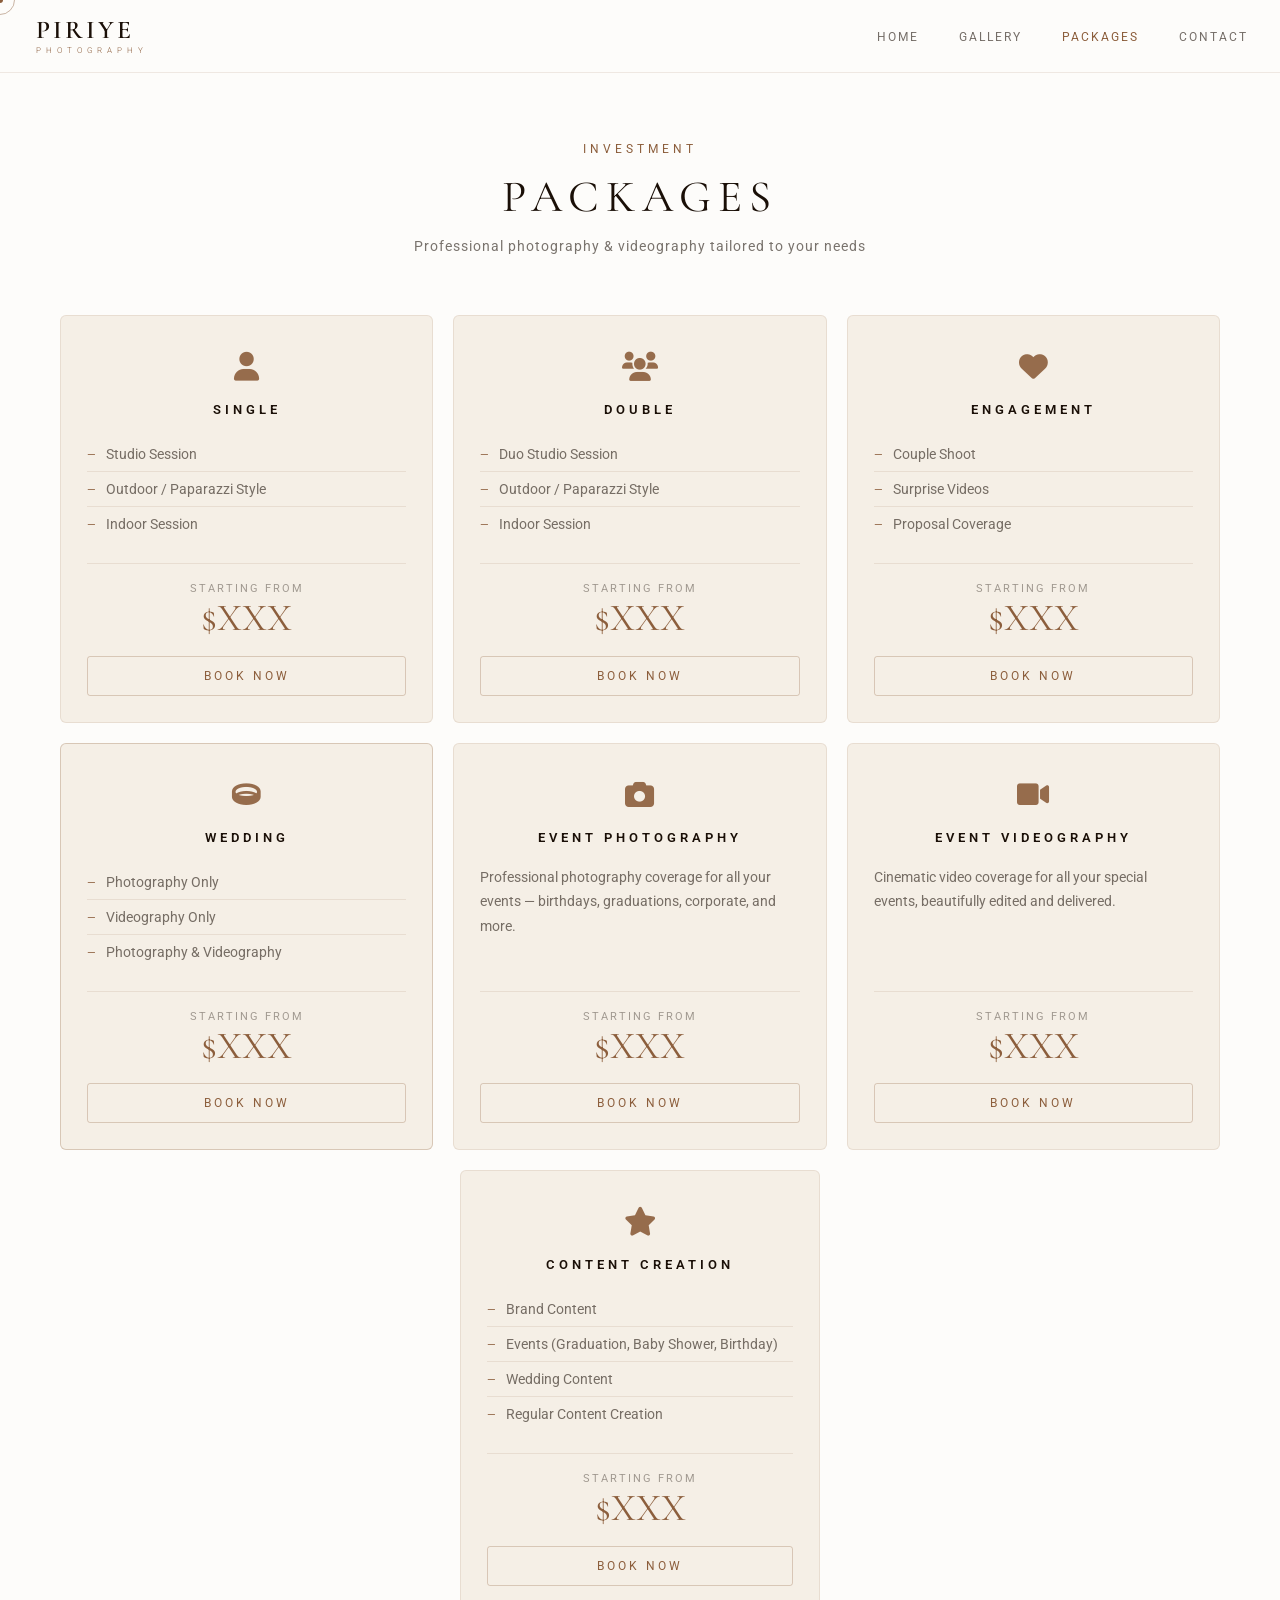
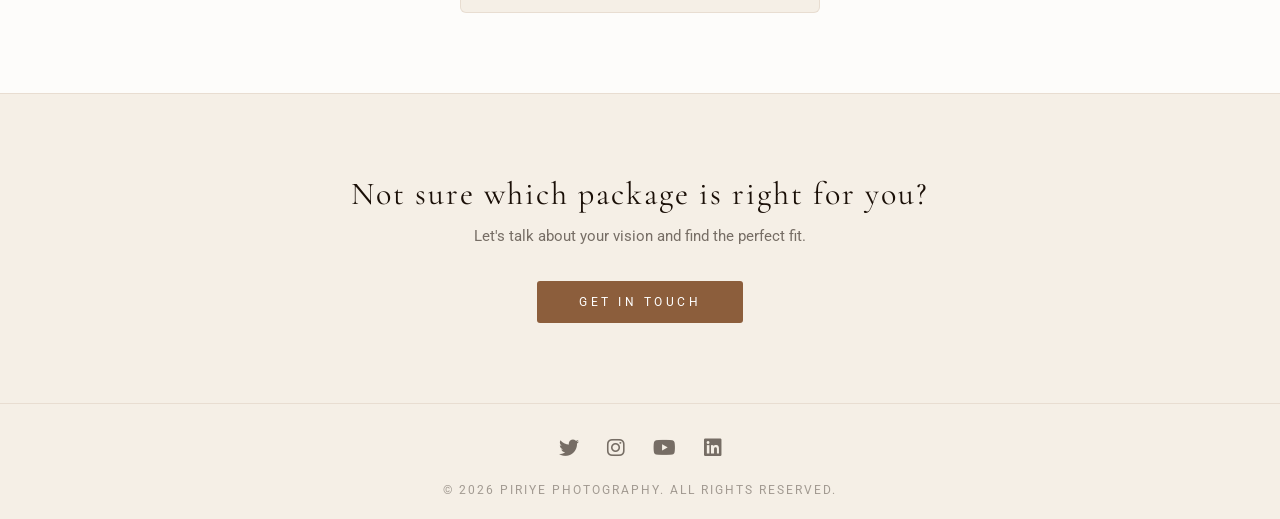
<file: investment.html>
<!DOCTYPE html>
<html lang="en">
<head>
    <meta charset="UTF-8">
    <meta name="viewport" content="width=device-width, initial-scale=1.0">
    <title>Packages | Piriye Photography</title>
    <link rel="preconnect" href="https://fonts.googleapis.com">
    <link rel="stylesheet" href="https://fonts.googleapis.com/css2?family=Cormorant+Garamond:wght@300;400;600&family=Roboto:wght@300;400;700&display=swap">
    <link rel="stylesheet" href="https://cdnjs.cloudflare.com/ajax/libs/font-awesome/6.0.0-beta3/css/all.min.css">
    <link rel="stylesheet" href="css/base.css?v=11">
    <link rel="stylesheet" href="css/investment.css?v=11">
</head>
<body>

    <!-- Premium experience elements -->
    <div id="page-loader" class="page-loader">
        <div class="loader-logo">
            <span class="loader-name">Piriye</span>
            <span class="loader-tagline">Photography</span>
        </div>
        <div class="loader-line"><div class="loader-line-fill"></div></div>
    </div>
    <div id="cursor-dot" class="cursor-dot"></div>
    <div id="cursor-ring" class="cursor-ring"></div>
    <div id="scroll-progress" class="scroll-progress"></div>

    <!-- Navbar: always dark on inner pages -->
    <nav class="navbar dark" id="navbar">
        <ul class="sidebar">
            <li><a href="#" id="close-sidebar"><svg xmlns="http://www.w3.org/2000/svg" height="22px" viewBox="0 -960 960 960" width="22px" fill="currentColor"><path d="m256-200-56-56 224-224-224-224 56-56 224 224 224-224 56 56-224 224 224 224-56 56-224-224-224 224Z"/></svg></a></li>
            <li><a href="index.html">Home</a></li>
            <li><a href="gallery.html">Gallery</a></li>
            <li><a href="investment.html">Packages</a></li>
            <li><a href="index.html#contact">Contact</a></li>
        </ul>
        <ul>
            <li>
                <a href="index.html" class="nav-logo">
                    <span class="logo-name">Piriye</span>
                    <span class="logo-sub">Photography</span>
                </a>
            </li>
            <li class="hideOnMobile"><a href="index.html">Home</a></li>
            <li class="hideOnMobile"><a href="gallery.html">Gallery</a></li>
            <li class="hideOnMobile"><a href="investment.html" class="active-link">Packages</a></li>
            <li class="hideOnMobile"><a href="index.html#contact">Contact</a></li>
            <li class="menu-button">
                <a href="#" id="toggle-sidebar"><svg xmlns="http://www.w3.org/2000/svg" height="22px" viewBox="0 -960 960 960" width="22px" fill="currentColor"><path d="M120-240v-80h720v80H120Zm0-200v-80h720v80H120Zm0-200v-80h720v80H120Z"/></svg></a>
            </li>
        </ul>
    </nav>

    <!-- Packages Section -->
    <section id="services" class="services-section">
        <div class="services-header reveal">
            <span class="section-label">Investment</span>
            <h2>Packages</h2>
            <p>Professional photography &amp; videography tailored to your needs</p>
        </div>

        <div class="services">

            <div id="single" class="service-box reveal" data-delay="0">
                <div class="service-icon"><i class="fas fa-user"></i></div>
                <h3>Single</h3>
                <ul class="service-options">
                    <li>Studio Session</li>
                    <li>Outdoor / Paparazzi Style</li>
                    <li>Indoor Session</li>
                </ul>
                <div class="service-price">
                    <span class="price-label">Starting from</span>
                    <span class="price-value">$XXX</span>
                </div>
                <a href="https://piriyeco.hbportal.co/public/book-now/1-booknow" target="_blank" class="book-btn">Book Now</a>
            </div>

            <div id="double" class="service-box reveal" data-delay="0.1">
                <div class="service-icon"><i class="fas fa-users"></i></div>
                <h3>Double</h3>
                <ul class="service-options">
                    <li>Duo Studio Session</li>
                    <li>Outdoor / Paparazzi Style</li>
                    <li>Indoor Session</li>
                </ul>
                <div class="service-price">
                    <span class="price-label">Starting from</span>
                    <span class="price-value">$XXX</span>
                </div>
                <a href="https://piriyeco.hbportal.co/public/book-now/1-booknow" target="_blank" class="book-btn">Book Now</a>
            </div>

            <div id="engagement" class="service-box reveal" data-delay="0.2">
                <div class="service-icon"><i class="fas fa-heart"></i></div>
                <h3>Engagement</h3>
                <ul class="service-options">
                    <li>Couple Shoot</li>
                    <li>Surprise Videos</li>
                    <li>Proposal Coverage</li>
                </ul>
                <div class="service-price">
                    <span class="price-label">Starting from</span>
                    <span class="price-value">$XXX</span>
                </div>
                <a href="https://piriyeco.hbportal.co/public/book-now/1-booknow" target="_blank" class="book-btn">Book Now</a>
            </div>

            <div id="wedding" class="service-box featured reveal" data-delay="0">
                <div class="service-icon"><i class="fas fa-ring"></i></div>
                <h3>Wedding</h3>
                <ul class="service-options">
                    <li>Photography Only</li>
                    <li>Videography Only</li>
                    <li>Photography &amp; Videography</li>
                </ul>
                <div class="service-price">
                    <span class="price-label">Starting from</span>
                    <span class="price-value">$XXX</span>
                </div>
                <a href="https://piriyeco.hbportal.co/public/book-now/1-booknow" target="_blank" class="book-btn">Book Now</a>
            </div>

            <div id="event-photography" class="service-box reveal" data-delay="0.1">
                <div class="service-icon"><i class="fas fa-camera"></i></div>
                <h3>Event Photography</h3>
                <p class="service-desc">Professional photography coverage for all your events — birthdays, graduations, corporate, and more.</p>
                <div class="service-price">
                    <span class="price-label">Starting from</span>
                    <span class="price-value">$XXX</span>
                </div>
                <a href="https://piriyeco.hbportal.co/public/book-now/1-booknow" target="_blank" class="book-btn">Book Now</a>
            </div>

            <div id="event-videography" class="service-box reveal" data-delay="0.2">
                <div class="service-icon"><i class="fas fa-video"></i></div>
                <h3>Event Videography</h3>
                <p class="service-desc">Cinematic video coverage for all your special events, beautifully edited and delivered.</p>
                <div class="service-price">
                    <span class="price-label">Starting from</span>
                    <span class="price-value">$XXX</span>
                </div>
                <a href="https://piriyeco.hbportal.co/public/book-now/1-booknow" target="_blank" class="book-btn">Book Now</a>
            </div>

            <div id="content-creation" class="service-box reveal" data-delay="0">
                <div class="service-icon"><i class="fas fa-star"></i></div>
                <h3>Content Creation</h3>
                <ul class="service-options">
                    <li>Brand Content</li>
                    <li>Events (Graduation, Baby Shower, Birthday)</li>
                    <li>Wedding Content</li>
                    <li>Regular Content Creation</li>
                </ul>
                <div class="service-price">
                    <span class="price-label">Starting from</span>
                    <span class="price-value">$XXX</span>
                </div>
                <a href="https://piriyeco.hbportal.co/public/book-now/1-booknow" target="_blank" class="book-btn">Book Now</a>
            </div>

        </div>
    </section>

    <!-- Bottom CTA -->
    <section class="packages-cta reveal">
        <h3>Not sure which package is right for you?</h3>
        <p>Let's talk about your vision and find the perfect fit.</p>
        <a href="https://piriyeco.hbportal.co/public/book-now/1-booknow" target="_blank" class="cta-btn">Get in Touch</a>
    </section>

    <!-- Footer -->
    <div class="footer-container">
        <div class="social-media">
            <a href="https://twitter.com" target="_blank" class="social-icon" data-social="twitter"><i class="fab fa-twitter"></i></a>
            <a href="https://instagram.com" target="_blank" class="social-icon" data-social="instagram"><i class="fab fa-instagram"></i></a>
            <a href="https://youtube.com" target="_blank" class="social-icon" data-social="youtube"><i class="fab fa-youtube"></i></a>
            <a href="https://linkedin.com" target="_blank" class="social-icon" data-social="linkedin"><i class="fab fa-linkedin"></i></a>
        </div>
        <p>&copy; 2026 Piriye Photography. All rights reserved.</p>
    </div>

    <a href="#" class="back-to-top" id="back-to-top"><i class="fas fa-chevron-up"></i></a>

    <script src="js/script.js?v=3"></script>
    <script src="js/cms-loader.js?v=3"></script>
    <script src="js/experience.js?v=2"></script>
</body>
</html>
</file>
<file: css/base.css>
/* ══════════════════════════════════════
   BASE.CSS — Piriye Photography
   Shared design system for all pages
   ══════════════════════════════════════ */

:root {
  --bg:            #FDFCFA;
  --bg-raised:     #F5EFE6;
  --bg-surface:    #EDE4D4;
  --accent:        #8C5E3C;
  --accent-light:  #C49A6A;
  --accent-glow:   rgba(140, 94, 60, 0.10);
  --accent-border: rgba(140, 94, 60, 0.28);
  --accent-hover:  rgba(140, 94, 60, 0.14);
  --text:          #1A0F07;
  --text-muted:    rgba(26, 15, 7, 0.58);
  --text-dim:      rgba(26, 15, 7, 0.38);
  --border-subtle: rgba(140, 94, 60, 0.12);
  --font-body:     'Roboto', sans-serif;
  --font-head:     'Cormorant Garamond', Georgia, serif;
  --nav-h:         72px;
  --radius:        3px;
  --transition:    0.25s ease;
}

/* ── Reset ── */
*, *::before, *::after { box-sizing: border-box; }

html { overflow-x: hidden; }

body {
  margin: 0;
  padding: 0;
  font-family: var(--font-body);
  background-color: var(--bg);
  color: var(--text);
  min-height: 100vh;
  overflow-x: hidden;
}

/* ── Typography ── */
h1, h2 {
  font-family: var(--font-head);
  font-weight: 400;
  letter-spacing: 0.04em;
  color: var(--text);
  margin: 0;
}

h3, h4 {
  font-family: var(--font-body);
  font-weight: 700;
  color: var(--text);
  margin: 0;
}

/* ── Navbar ── */
.navbar {
  display: flex;
  align-items: center;
  justify-content: space-between;
  position: fixed;
  top: 0;
  left: 0;
  right: 0;
  height: var(--nav-h);
  z-index: 1000;
  padding: 0 12px;
  transition: background var(--transition), box-shadow var(--transition);
}

/* Transparent by default (home hero) — cream on scroll or inner pages */
.navbar.dark,
.navbar.scrolled {
  background: rgba(253, 252, 250, 0.96);
  backdrop-filter: blur(14px);
  -webkit-backdrop-filter: blur(14px);
  box-shadow: 0 1px 0 var(--border-subtle);
}

nav ul {
  list-style: none;
  margin: 0;
  padding: 0;
  display: flex;
  align-items: center;
  width: 100%;
  justify-content: flex-end;
}

nav li {
  height: var(--nav-h);
  display: flex;
  align-items: center;
}

nav li:first-child {
  margin-right: auto;
}

/* Nav links: white over hero, dark on cream navbar */
nav a {
  display: flex;
  align-items: center;
  height: var(--nav-h);
  padding: 0 20px;
  text-decoration: none;
  color: rgba(255, 255, 255, 0.82);
  font-size: 0.78em;
  letter-spacing: 2px;
  text-transform: uppercase;
  transition: color var(--transition);
}

nav a:hover,
nav a.active-link {
  color: white;
}

.navbar.dark a,
.navbar.scrolled a {
  color: rgba(26, 15, 7, 0.60);
}

.navbar.dark a:hover,
.navbar.dark a.active-link,
.navbar.scrolled a:hover,
.navbar.scrolled a.active-link {
  color: var(--accent);
}

/* Logo — white over hero, dark on cream */
.nav-logo {
  display: flex !important;
  flex-direction: column !important;
  align-items: flex-start !important;
  height: var(--nav-h) !important;
  justify-content: center !important;
  padding: 0 24px !important;
  text-transform: none !important;
  letter-spacing: 0 !important;
  color: white !important;
  font-size: 1rem !important;
}

.navbar.dark .nav-logo,
.navbar.scrolled .nav-logo {
  color: var(--text) !important;
}

.nav-logo:hover {
  color: white !important;
}

.navbar.dark .nav-logo:hover,
.navbar.scrolled .nav-logo:hover {
  color: var(--text) !important;
}

.logo-name {
  font-family: var(--font-head);
  font-size: 1.6em;
  font-weight: 600;
  letter-spacing: 3px;
  text-transform: uppercase;
  line-height: 1;
  color: inherit;
}

.logo-sub {
  font-family: var(--font-body);
  font-size: 0.52em;
  letter-spacing: 5px;
  text-transform: uppercase;
  color: var(--accent-light);
  margin-top: 3px;
  font-weight: 300;
}

.navbar.dark .logo-sub,
.navbar.scrolled .logo-sub {
  color: var(--accent);
}

/* Hamburger: white over hero, dark on cream */
.menu-button a { color: rgba(255, 255, 255, 0.85); }
.navbar.dark .menu-button a,
.navbar.scrolled .menu-button a { color: var(--text); }

/* ── Mobile Sidebar ── */
.sidebar {
  position: fixed;
  top: 0;
  right: 0;
  height: 100vh;
  width: 260px;
  z-index: 1999;
  background: rgba(253, 252, 250, 0.98);
  backdrop-filter: blur(20px);
  -webkit-backdrop-filter: blur(20px);
  border-left: 1px solid var(--border-subtle);
  display: none;
  flex-direction: column;
  align-items: flex-start;
  justify-content: flex-start;
  padding-top: 8px;
}

.sidebar li {
  width: 100%;
  height: auto;
}

/* Sidebar links always dark (cream bg) */
.navbar .sidebar a {
  height: 54px;
  width: 100%;
  border-bottom: 1px solid var(--border-subtle);
  font-size: 0.82em;
  color: rgba(26, 15, 7, 0.65) !important;
}

.navbar .sidebar a:hover {
  color: var(--accent) !important;
}

.menu-button { display: none; }

@media (max-width: 800px) {
  .hideOnMobile { display: none; }
  .menu-button { display: flex; }
}

@media (max-width: 420px) {
  .sidebar { width: 100%; }
}

/* ── Footer ── */
.footer-container {
  display: flex;
  flex-direction: column;
  align-items: center;
  padding: 32px 20px 22px;
  background: var(--bg-raised);
  border-top: 1px solid var(--border-subtle);
  text-align: center;
}

.social-media {
  display: flex;
  gap: 28px;
  margin-bottom: 22px;
}

.social-icon {
  color: var(--text-muted);
  font-size: 1.25em;
  text-decoration: none;
  transition: color var(--transition), transform var(--transition);
}

.social-icon:hover {
  color: var(--accent);
  transform: translateY(-3px);
}

.footer-container > p {
  color: var(--text-dim);
  font-size: 0.78em;
  letter-spacing: 2px;
  text-transform: uppercase;
  margin: 0;
}

/* ── Back to Top ── */
.back-to-top {
  position: fixed;
  bottom: 28px;
  right: 28px;
  width: 42px;
  height: 42px;
  background: var(--accent);
  color: white;
  border-radius: 50%;
  display: flex;
  align-items: center;
  justify-content: center;
  font-size: 0.9em;
  text-decoration: none;
  opacity: 0;
  visibility: hidden;
  transition: opacity var(--transition), visibility var(--transition), background var(--transition), transform var(--transition);
  z-index: 500;
}

.back-to-top.show {
  opacity: 1;
  visibility: visible;
}

.back-to-top:hover {
  background: #6B4428;
  transform: translateY(-3px);
}

/* ── CTA Button ── */
.cta-btn {
  display: inline-block;
  padding: 14px 42px;
  background: var(--accent);
  color: white;
  text-decoration: none;
  font-family: var(--font-body);
  font-size: 0.75em;
  letter-spacing: 3.5px;
  text-transform: uppercase;
  border-radius: var(--radius);
  transition: background var(--transition), transform var(--transition);
  border: none;
  cursor: pointer;
}

.cta-btn:hover {
  background: #6B4428;
  transform: translateY(-2px);
}

/* ══════════════════════════════════════
   PREMIUM EXPERIENCE STYLES
   ══════════════════════════════════════ */

/* ── Page Loader ── */
.page-loader {
  position: fixed;
  inset: 0;
  background: var(--bg);
  z-index: 99999;
  display: flex;
  flex-direction: column;
  align-items: center;
  justify-content: center;
  gap: 22px;
  transition: opacity 0.6s ease, visibility 0.6s ease;
}

.page-loader.done {
  opacity: 0;
  visibility: hidden;
}

.loader-logo {
  display: flex;
  flex-direction: column;
  align-items: center;
  gap: 7px;
}

.loader-name {
  font-family: var(--font-head);
  font-size: 2.4em;
  font-weight: 600;
  letter-spacing: 8px;
  text-transform: uppercase;
  color: var(--text);
  opacity: 0;
  animation: loaderFade 0.5s ease forwards;
}

.loader-tagline {
  font-family: var(--font-body);
  font-size: 0.6em;
  letter-spacing: 8px;
  text-transform: uppercase;
  color: var(--accent);
  font-weight: 300;
  opacity: 0;
  animation: loaderFade 0.5s ease 0.12s forwards;
}

.loader-line {
  width: 56px;
  height: 1px;
  background: var(--border-subtle);
  overflow: hidden;
}

.loader-line-fill {
  height: 100%;
  width: 0;
  background: var(--accent);
  animation: loaderFill 0.45s ease 0.15s forwards;
}

@keyframes loaderFade {
  to { opacity: 1; }
}

@keyframes loaderFill {
  to { width: 100%; }
}

/* ── Scroll Progress Bar ── */
.scroll-progress {
  position: fixed;
  top: 0;
  left: 0;
  right: 0;
  height: 2px;
  background: var(--accent);
  transform-origin: left;
  transform: scaleX(0);
  z-index: 10001;
  pointer-events: none;
}

/* ── Custom Cursor ── */
@media (pointer: fine) {
  body { cursor: none; }
}

.cursor-dot,
.cursor-ring {
  position: fixed;
  top: 0;
  left: 0;
  border-radius: 50%;
  pointer-events: none;
  display: none;
  transform: translate(-50%, -50%);
}

@media (pointer: fine) {
  .cursor-dot,
  .cursor-ring { display: block; }
}

.cursor-dot {
  width: 6px;
  height: 6px;
  background: var(--accent);
  z-index: 99991;
  transition: opacity 0.2s ease;
}

.cursor-dot.dimmed { opacity: 0; }

.cursor-ring {
  width: 30px;
  height: 30px;
  border: 1.5px solid var(--accent);
  opacity: 0.45;
  z-index: 99990;
  transition: width 0.3s ease, height 0.3s ease, opacity 0.3s ease;
}

.cursor-ring.expanded {
  width: 52px;
  height: 52px;
  opacity: 0.25;
}

/* ── Scroll Reveal ── */
.reveal {
  opacity: 0;
  transform: translateY(26px);
  transition: opacity 0.75s ease, transform 0.75s ease;
}

.reveal.visible {
  opacity: 1;
  transform: translateY(0);
}

/* Hero content fade-in after loader (inner pages) */
.page-ready .hero-fade {
  opacity: 1;
  transform: translateY(0);
}

.hero-fade {
  opacity: 0;
  transform: translateY(16px);
  transition: opacity 0.7s ease, transform 0.7s ease;
}

.hero-fade:nth-child(2) { transition-delay: 0.1s; }
.hero-fade:nth-child(3) { transition-delay: 0.2s; }

/* Reduced motion overrides */
@media (prefers-reduced-motion: reduce) {
  .reveal, .reveal.visible,
  .hero-fade, .page-ready .hero-fade {
    opacity: 1;
    transform: none;
    transition: none;
    animation: none;
  }
  .page-loader { display: none !important; }
  .cursor-dot, .cursor-ring { display: none !important; }
  body { cursor: auto !important; }
}

/* ── Section Label ── */
.section-label {
  display: block;
  font-size: 0.72em;
  letter-spacing: 4px;
  text-transform: uppercase;
  color: var(--accent);
  margin-bottom: 14px;
}
</file>
<file: css/investment.css>
/* ══════════════════════════════════════
   INVESTMENT.CSS — page-specific styles only
   Requires base.css to be loaded first
   ══════════════════════════════════════ */

/* ── Services Section ── */
.services-section {
  padding: calc(var(--nav-h) + 70px) 40px 80px;
}

.services-header {
  text-align: center;
  margin-bottom: 60px;
}

.services-header h2 {
  font-size: 2.8em;
  font-weight: 400;
  text-transform: uppercase;
  letter-spacing: 7px;
  margin-bottom: 14px;
}

.services-header p {
  color: var(--text-muted);
  font-size: 0.9em;
  letter-spacing: 1px;
}

.services {
  display: grid;
  grid-template-columns: repeat(3, 1fr);
  gap: 20px;
  max-width: 1160px;
  margin: 0 auto;
}

/* ── Package Card ── */
.service-box {
  background: var(--bg-raised);
  border: 1px solid var(--border-subtle);
  border-radius: 6px;
  padding: 34px 26px 26px;
  display: flex;
  flex-direction: column;
  align-items: center;
  text-align: center;
  transition: border-color var(--transition), box-shadow var(--transition), transform var(--transition);
}

.service-box:hover {
  border-color: var(--accent-border);
  box-shadow: 0 12px 40px var(--accent-glow);
  transform: translateY(-4px);
}

/* Featured: highlighted border only — no badge */
.service-box.featured {
  border-color: var(--accent-border);
}

.service-icon {
  font-size: 1.8em;
  color: var(--accent);
  margin-bottom: 18px;
  opacity: 0.9;
}

.service-box h3 {
  font-size: 0.82em;
  letter-spacing: 4px;
  text-transform: uppercase;
  font-weight: 600;
  margin-bottom: 20px;
  color: var(--text);
}

.service-options {
  list-style: none;
  padding: 0;
  margin: 0 0 22px;
  text-align: left;
  width: 100%;
}

.service-options li {
  padding: 9px 0;
  color: var(--text-muted);
  font-size: 0.86em;
  border-bottom: 1px solid var(--border-subtle);
  display: flex;
  gap: 10px;
  align-items: baseline;
}

.service-options li:last-child { border-bottom: none; }

.service-options li::before {
  content: '—';
  color: var(--accent);
  flex-shrink: 0;
  font-size: 0.8em;
}

.service-desc {
  color: var(--text-muted);
  font-size: 0.88em;
  line-height: 1.75;
  margin: 0 0 22px;
  flex: 1;
  text-align: left;
}

.service-price {
  margin-top: auto;
  padding-top: 18px;
  border-top: 1px solid var(--border-subtle);
  width: 100%;
  text-align: center;
  margin-bottom: 18px;
}

.service-price .price-label {
  display: block;
  font-size: 0.68em;
  letter-spacing: 2px;
  text-transform: uppercase;
  color: var(--text-dim);
  margin-bottom: 4px;
}

.service-price .price-value {
  font-family: var(--font-head);
  font-size: 2.4em;
  color: var(--accent);
  font-weight: 400;
  line-height: 1;
}

/* Book Now */
.book-btn {
  display: block;
  width: 100%;
  padding: 12px;
  border: 1px solid var(--accent-border);
  background: transparent;
  color: var(--accent);
  font-family: var(--font-body);
  font-size: 0.72em;
  letter-spacing: 3px;
  text-transform: uppercase;
  text-decoration: none;
  text-align: center;
  border-radius: var(--radius);
  transition: background var(--transition), color var(--transition), border-color var(--transition);
}

.book-btn:hover {
  background: var(--accent);
  border-color: var(--accent);
  color: white;
}

/* Center lone card in 3-col grid */
.service-box:last-child:nth-child(3n + 1) {
  grid-column: 1 / 4;
  max-width: 360px;
  margin: 0 auto;
  width: 100%;
}

/* ── Bottom CTA ── */
.packages-cta {
  text-align: center;
  padding: 80px 24px;
  background: var(--bg-raised);
  border-top: 1px solid var(--border-subtle);
}

.packages-cta h3 {
  font-family: var(--font-head);
  font-size: 2em;
  font-weight: 400;
  letter-spacing: 2px;
  margin-bottom: 14px;
  color: var(--text);
}

.packages-cta p {
  color: var(--text-muted);
  font-size: 0.92em;
  margin-bottom: 36px;
}

/* Responsive */
@media (max-width: 920px) {
  .services { grid-template-columns: repeat(2, 1fr); }
  .service-box:last-child:nth-child(3n + 1) {
    grid-column: auto;
    max-width: none;
    margin: 0;
  }
  .service-box:last-child:nth-child(odd) {
    grid-column: 1 / 3;
    max-width: 360px;
    margin: 0 auto;
    width: 100%;
  }
}

@media (max-width: 580px) {
  .services-section { padding: calc(var(--nav-h) + 40px) 16px 60px; }
  .services { grid-template-columns: 1fr; }
  .service-box:last-child:nth-child(odd) {
    grid-column: auto;
    max-width: none;
    margin: 0;
  }
  .services-header h2 { font-size: 2em; }
}
</file>
